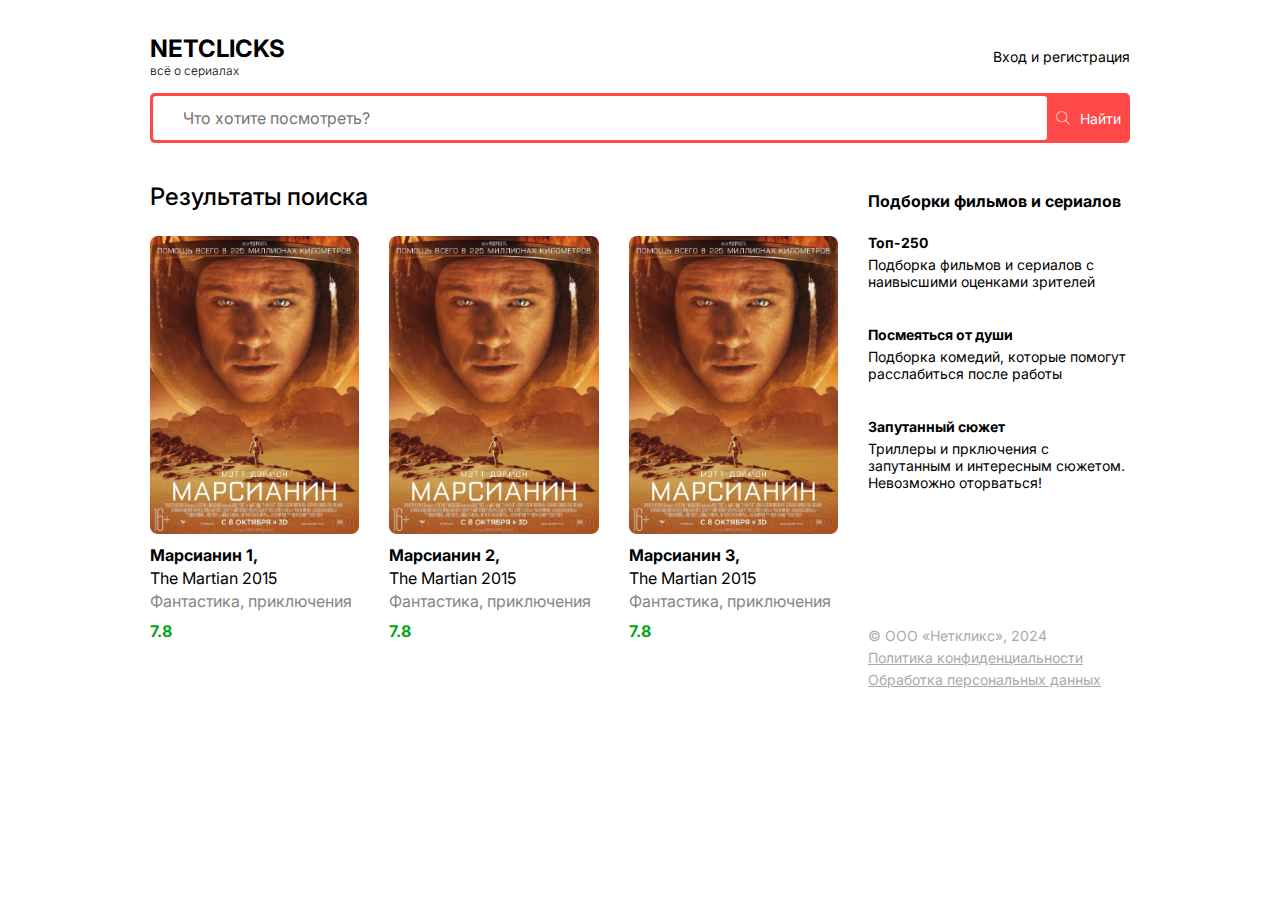
<file: index.html>
<!doctype html>
<html lang="ru">
<head>
    <meta charset="UTF-8">
    <meta name="viewport"
          content="width=device-width, user-scalable=no, initial-scale=1.0, maximum-scale=1.0, minimum-scale=1.0">
    <meta http-equiv="X-UA-Compatible" content="ie=edge">
    <link rel="stylesheet" href="css/bootstrap-reboot.min.css">
    <link rel="stylesheet" href="css/bootstrap-grid.min.css">
    <link rel="preconnect" href="https://fonts.googleapis.com">
    <link rel="preconnect" href="https://fonts.gstatic.com" crossorigin>
    <link href="https://fonts.googleapis.com/css2?family=Inter:ital,opsz,wght@0,14..32,100..900;1,14..32,100..900&display=swap"
          rel="stylesheet">
    <link rel="stylesheet" href="css/style.css">
    <title>NetClicks</title>
</head>
<body>
<header class="header">
    <div class="container">
        <div class="header-box">
            <div class="header-logo">
                <h1>NETCLICKS</h1>
                <p>всё о сериалах</p>
            </div>
            <div class="header-controls">
                <a href="#">Вход и регистрация</a>
            </div>
            <div class="header-controls--mobile">
                <img src="icons/burger_menu.svg" alt="burger">
            </div>
        </div>
    </div>
</header>
<main>
    <section class="search">
        <div class="container">
            <div class="search-box">
                <input id="search-input" type="text" placeholder="Что хотите посмотреть?">
                <button id="search-button">
                    <img src="icons/search.svg" alt="search">
                    <span>Найти</span>
                </button>
            </div>
        </div>
    </section>
    <section class="content">
        <div class="container">
            <div class="content-box">
                <div class="content-main">
                    <h2 class="content-main_title">
                        Результаты поиска
                    </h2>
                    <div class="content-main_cards">
                        <a href="./film.html" class="content-cards_item">
                            <div class="content-cards_item--img">
                                <img src="image/film.png" alt="film">
                            </div>
                            <div class="content-cards_title">
                                <h5>Марсианин,</h5>
                                <span>The Martian 2015</span>
                            </div>
                            <p class="content-cards_subtitle">Фантастика, приключения</p>
                            <p class="content-cards_raiting">7.8</p>
                        </a>
                        <a href="./film.html" class="content-cards_item">
                            <div class="content-cards_item--img">
                                <img src="image/film.png" alt="film">
                            </div>
                            <div class="content-cards_title">
                                <h5>Марсианин,</h5>
                                <span>The Martian 2015</span>
                            </div>
                            <p class="content-cards_subtitle">Фантастика, приключения</p>
                            <p class="content-cards_raiting">7.8</p>
                        </a>
                        <a href="./film.html" class="content-cards_item">
                            <div class="content-cards_item--img">
                                <img src="image/film.png" alt="film">
                            </div>
                            <div class="content-cards_title">
                                <h5>Марсианин,</h5>
                                <span>The Martian 2015</span>
                            </div>
                            <p class="content-cards_subtitle">Фантастика, приключения</p>
                            <p class="content-cards_raiting">7.8</p>
                        </a>
                        <a href="./film.html" class="content-cards_item">
                            <div class="content-cards_item--img">
                                <img src="image/film.png" alt="film">
                            </div>
                            <div class="content-cards_title">
                                <h5>Марсианин,</h5>
                                <span>The Martian 2015</span>
                            </div>
                            <p class="content-cards_subtitle">Фантастика, приключения</p>
                            <p class="content-cards_raiting">7.8</p>
                        </a>
                        <a href="./film.html" class="content-cards_item">
                            <div class="content-cards_item--img">
                                <img src="image/film.png" alt="film">
                            </div>
                            <div class="content-cards_title">
                                <h5>Марсианин,</h5>
                                <span>The Martian 2015</span>
                            </div>
                            <p class="content-cards_subtitle">Фантастика, приключения</p>
                            <p class="content-cards_raiting">7.8</p>
                        </a>
                        <a href="./film.html" class="content-cards_item">
                            <div class="content-cards_item--img">
                                <img src="image/film.png" alt="film">
                            </div>
                            <div class="content-cards_title">
                                <h5>Марсианин,</h5>
                                <span>The Martian 2015</span>
                            </div>
                            <p class="content-cards_subtitle">Фантастика, приключения</p>
                            <p class="content-cards_raiting">7.8</p>
                        </a>
                    </div>
                </div>
                <div class="content-sidebar">
                    <div class="content-sidebar_info">
                        <h4 class="content-sidebar_info--title">
                            Подборки фильмов и сериалов
                        </h4>
                        <div class="content-sidebar_info_wrapper">
                            <div class="content-sidebar_info_item">
                                <h5>
                                    Топ-250
                                </h5>
                                <p>
                                    Подборка фильмов и сериалов
                                    с наивысшими оценками
                                    зрителей
                                </p>
                            </div>
                            <div class="content-sidebar_info_item">
                                <h5>
                                    Посмеяться от души
                                </h5>
                                <p>
                                    Подборка комедий, которые
                                    помогут расслабиться после
                                    работы
                                </p>
                            </div>
                            <div class="content-sidebar_info_item">
                                <h5>
                                    Запутанный сюжет
                                </h5>
                                <p>
                                    Триллеры и прключения
                                    с запутанным и интересным
                                    сюжетом. Невозможно оторваться!
                                </p>
                            </div>
                        </div>
                    </div>
                    <div class="content-sidebar_footer">
                        <p>© ООО «Неткликс», 2024</p>
                        <a href="#">Политика конфиденциальности<br></a>
                        <a href="#">Обработка персональных данных</a>
                    </div>
                </div>
            </div>
        </div>
    </section>
</main>

<script src="./js/script.js"></script>
</body>
</html>
</file>
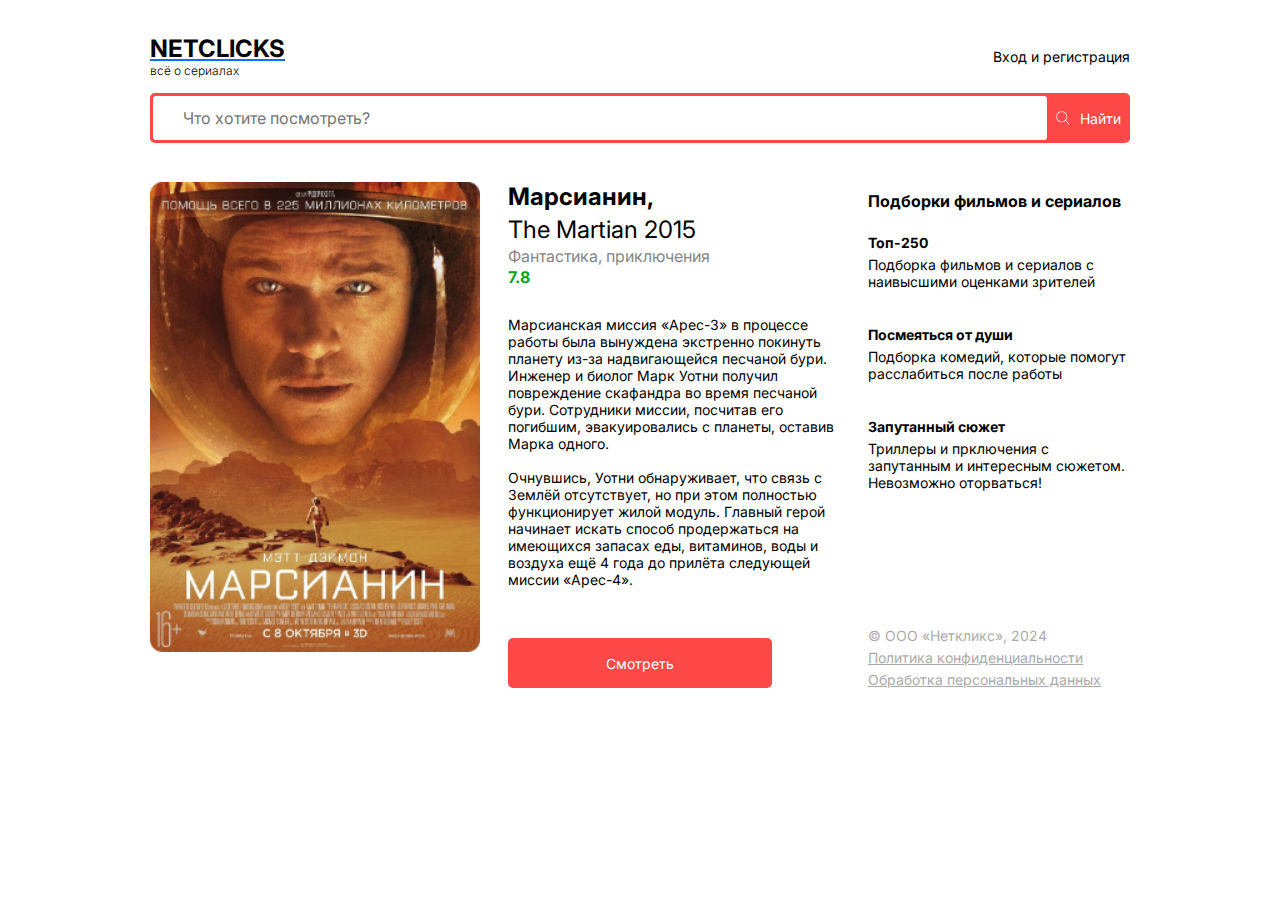
<file: film.html>
<!doctype html>
<html lang="ru">
<head>
    <meta charset="UTF-8">
    <meta name="viewport"
          content="width=device-width, user-scalable=no, initial-scale=1.0, maximum-scale=1.0, minimum-scale=1.0">
    <meta http-equiv="X-UA-Compatible" content="ie=edge">
    <link rel="stylesheet" href="css/bootstrap-reboot.min.css">
    <link rel="stylesheet" href="css/bootstrap-grid.min.css">
    <link rel="preconnect" href="https://fonts.googleapis.com">
    <link rel="preconnect" href="https://fonts.gstatic.com" crossorigin>
    <link href="https://fonts.googleapis.com/css2?family=Inter:ital,opsz,wght@0,14..32,100..900;1,14..32,100..900&display=swap"
          rel="stylesheet">
    <link rel="stylesheet" href="css/style.css">
    <title>NetClicks</title>
</head>
<body>
<header class="header">
    <div class="container">
        <div class="header-box">
            <div class="header-logo">
                <a href="./index.html"><h1>NETCLICKS</h1></a>
                <p>всё о сериалах</p>
            </div>
            <div class="header-controls">
                <a href="#">Вход и регистрация</a>
            </div>
            <div class="header-controls--mobile">
                <img src="icons/burger_menu.svg" alt="burger">
            </div>
        </div>
    </div>
</header>
<main>
    <section class="search">
        <div class="container">
            <div class="search-box">
                <input type="text" placeholder="Что хотите посмотреть?">
                <button>
                    <img src="icons/search.svg" alt="search">
                    <span>Найти</span>
                </button>
            </div>
        </div>
    </section>
    <section class="content">
        <div class="container">
            <div class="content-box">
                <div class="content-film">
                    <div class="content-film_img">
                        <img src="image/film.png" alt="film">
                    </div>
                    <div class="content-film-info">
                        <div class="content-film-info-content">
                            <div class="content-film-info-title">
                                <h1>Марсианин,</h1>
                                <p>The Martian 2015</p>
                            </div>
                            <p class="content-film-info_description">
                                Фантастика, приключения
                            </p>
                            <p class="content-film-info_raiting">
                                7.8
                            </p>
                            <p class="content-film-info_text">
                                Марсианская миссия «Арес-3» в процессе работы была вынуждена экстренно покинуть планету из-за надвигающейся песчаной бури. Инженер и биолог Марк Уотни получил повреждение скафандра во время песчаной бури. Сотрудники миссии, посчитав его погибшим, эвакуировались с планеты, оставив Марка одного.<br><br>
                                Очнувшись, Уотни обнаруживает, что связь с Землёй отсутствует, но при этом полностью функционирует жилой модуль. Главный герой начинает искать способ продержаться на имеющихся запасах еды, витаминов, воды и воздуха ещё 4 года до прилёта следующей миссии «Арес-4».
                            </p>
                        </div>
                        <div class="content-film-info-controls">
                            <button>Смотреть</button>
                        </div>
                    </div>
                </div>
                <div class="content-sidebar">
                    <div class="content-sidebar_info">
                        <h4 class="content-sidebar_info--title">
                            Подборки фильмов и сериалов
                        </h4>
                        <div class="content-sidebar_info_wrapper">
                            <div class="content-sidebar_info_item">
                                <h5>
                                    Топ-250
                                </h5>
                                <p>
                                    Подборка фильмов и сериалов
                                    с наивысшими оценками
                                    зрителей
                                </p>
                            </div>
                            <div class="content-sidebar_info_item">
                                <h5>
                                    Посмеяться от души
                                </h5>
                                <p>
                                    Подборка комедий, которые
                                    помогут расслабиться после
                                    работы
                                </p>
                            </div>
                            <div class="content-sidebar_info_item">
                                <h5>
                                    Запутанный сюжет
                                </h5>
                                <p>
                                    Триллеры и прключения
                                    с запутанным и интересным
                                    сюжетом. Невозможно оторваться!
                                </p>
                            </div>
                        </div>
                    </div>
                    <div class="content-sidebar_footer">
                        <p>© ООО «Неткликс», 2024</p>
                        <a href="#">Политика конфиденциальности<br></a>
                        <a href="#">Обработка персональных данных</a>
                    </div>
                </div>
            </div>
        </div>
    </section>
</main>

</body>
</html>
</file>
<file: css/style.css>
* {
  font-family: Inter;
}

.container {
  max-width: 1440px;
  padding: 0 150px;
}

.header {
  margin-top: 34px;
  margin-bottom: 15px;
}

.header-box {
  display: flex;
  justify-content: space-between;
  align-items: center;
}
.header-box .header-logo h1 {
  color: rgb(0, 0, 0);
  font-size: 24px;
  font-weight: 700;
  line-height: 29px;
  margin: 0;
}
.header-box .header-logo p {
  color: rgb(0, 0, 0);
  font-size: 12px;
  font-weight: 300;
  line-height: 15px;
  margin: 0;
}
.header-box .header-controls a {
  text-decoration: none;
  color: rgb(0, 0, 0);
  font-size: 14px;
  font-weight: 400;
  line-height: 17px;
}
.header-box .header-controls a:hover {
  color: red;
}

.header-controls--mobile {
  display: none;
  align-self: self-start;
}

.search {
  margin-bottom: 39px;
}

.search-box {
  height: 50px;
  border-radius: 5px;
  background: rgb(255, 73, 73);
  display: flex;
  justify-content: space-between;
  align-items: center;
  padding: 3px;
  gap: 3px;
}
.search-box input {
  flex-grow: 1;
  height: 100%;
  border-radius: 3px;
  background: rgb(255, 255, 255);
  border: none;
  outline: none;
  padding: 0 30px;
  min-width: 0;
}
.search-box button {
  height: 100%;
  background: rgb(255, 73, 73);
  color: white;
  border: none;
  display: flex;
  gap: 10px;
  align-items: center;
  font-size: 14px;
  font-weight: 400;
  line-height: 17px;
  cursor: pointer;
}

.content {
  padding-bottom: 94px;
}

.content-box {
  display: flex;
  justify-content: space-between;
  gap: 30px;
}
.content-box .content-main {
  flex-grow: 1;
}
.content-box .content-main .content-main_title {
  color: rgb(0, 0, 0);
  margin: 0 0 25px;
  font-size: 24px;
  font-weight: 500;
  line-height: 29px;
}
.content-box .content-main .content-main_cards {
  display: flex;
  justify-content: space-between;
  flex-wrap: wrap;
  align-items: center;
  row-gap: 38px;
}
.content-box .content-main .content-main_cards .content-cards_item {
  width: calc((100% - 60px) / 3);
  text-decoration: none;
}
.content-box .content-main .content-main_cards .content-cards_item .content-cards_item--img {
  width: 100%;
  display: block;
  margin-bottom: 12px;
}
.content-box .content-main .content-main_cards .content-cards_item .content-cards_item--img img {
  width: 100%;
  display: block;
}
.content-box .content-main .content-main_cards .content-cards_item .content-cards_title {
  display: flex;
  flex-wrap: wrap;
  align-items: center;
  margin-bottom: 4px;
  gap: 4px;
}
.content-box .content-main .content-main_cards .content-cards_item .content-cards_title h5, .content-box .content-main .content-main_cards .content-cards_item .content-cards_title span {
  margin: 0;
  color: rgb(0, 0, 0);
  font-size: 16px;
  font-weight: 400;
  line-height: 19px;
}
.content-box .content-main .content-main_cards .content-cards_item .content-cards_title h5 {
  font-weight: 700;
}
.content-box .content-main .content-main_cards .content-cards_item .content-cards_subtitle {
  color: rgb(134, 134, 134);
  font-size: 16px;
  font-weight: 400;
  line-height: 19px;
  margin-bottom: 11px;
}
.content-box .content-main .content-main_cards .content-cards_item .content-cards_raiting {
  color: rgb(4, 163, 30);
  font-size: 16px;
  font-weight: 700;
  line-height: 19px;
  margin: 0;
}
.content-box .content-sidebar {
  width: 256px;
  min-width: 262px;
  display: flex;
  flex-direction: column;
  justify-content: space-between;
}
.content-box .content-sidebar .content-sidebar_info {
  margin-bottom: 120px;
}
.content-box .content-sidebar .content-sidebar_info .content-sidebar_info--title {
  color: rgb(0, 0, 0);
  font-size: 16px;
  font-weight: 700;
  line-height: 19px;
  margin: 10px 0 23px 0;
}
.content-box .content-sidebar .content-sidebar_info .content-sidebar_info_wrapper {
  display: flex;
  flex-direction: column;
  flex-grow: 1;
  gap: 20px;
}
.content-box .content-sidebar .content-sidebar_info .content-sidebar_info_wrapper .content-sidebar_info_item {
  display: flex;
  flex-direction: column;
}
.content-box .content-sidebar .content-sidebar_info .content-sidebar_info_wrapper .content-sidebar_info_item h5, .content-box .content-sidebar .content-sidebar_info .content-sidebar_info_wrapper .content-sidebar_info_item p {
  color: rgb(0, 0, 0);
  font-size: 14px;
  font-weight: 400;
  line-height: 17px;
}
.content-box .content-sidebar .content-sidebar_info .content-sidebar_info_wrapper .content-sidebar_info_item h5 {
  font-weight: 700;
  margin-bottom: 5px;
}
.content-box .content-sidebar .content-sidebar_footer {
  display: flex;
  flex-direction: column;
  gap: 5px;
}
.content-box .content-sidebar .content-sidebar_footer p, .content-box .content-sidebar .content-sidebar_footer a {
  margin: 0;
  color: rgb(170, 170, 170);
  font-size: 14px;
  font-weight: 400;
  line-height: 17px;
}
.content-box .content-sidebar .content-sidebar_footer a:hover {
  color: rgb(255, 73, 73);
}

.content-film {
  flex-grow: 1;
  display: flex;
  justify-content: space-between;
  gap: 28px;
}
.content-film .content-film_img {
  width: calc((100% - 28px) / 2);
}
.content-film .content-film_img img {
  width: 100%;
  display: block;
  max-width: 450px;
}
.content-film .content-film-info {
  width: calc((100% - 28px) / 2);
  display: flex;
  flex-direction: column;
  justify-content: space-between;
  gap: 30px;
}
.content-film .content-film-info .content-film-info-controls button {
  border-radius: 5px;
  background: rgb(255, 73, 73);
  width: 264px;
  height: 50px;
  color: rgb(255, 255, 255);
  font-size: 14px;
  font-weight: 400;
  line-height: 17px;
  border: none;
  outline: none;
  padding: 16px 98px;
}
.content-film .content-film-info .content-film-info-content .content-film-info-title {
  display: flex;
  flex-wrap: wrap;
  gap: 4px;
  margin-bottom: 3px;
}
.content-film .content-film-info .content-film-info-content .content-film-info-title h1, .content-film .content-film-info .content-film-info-content .content-film-info-title p {
  color: rgb(0, 0, 0);
  font-size: 24px;
  font-weight: 400;
  line-height: 29px;
  margin: 0;
}
.content-film .content-film-info .content-film-info-content .content-film-info-title h1 {
  font-weight: 700;
}
.content-film .content-film-info .content-film-info-content .content-film-info_description {
  color: rgb(134, 134, 134);
  font-size: 16px;
  font-weight: 400;
  line-height: 19px;
  margin-bottom: 2px;
}
.content-film .content-film-info .content-film-info-content .content-film-info_raiting {
  color: rgb(4, 163, 30);
  font-size: 16px;
  font-weight: 700;
  line-height: 19px;
  margin-bottom: 29px;
}
.content-film .content-film-info .content-film-info_text {
  color: rgb(0, 0, 0);
  font-size: 14px;
  font-weight: 400;
  line-height: 17px;
  margin: 0;
}

@media (max-width: 991px) {
  .content-box .content-main .content-main_cards .content-cards_item {
    width: calc((100% - 30px) / 2);
  }
  .content-film {
    flex-direction: column;
  }
  .content-film .content-film_img {
    width: 100%;
    display: flex;
    align-items: center;
  }
  .content-film .content-film-info {
    width: 100%;
  }
}
@media (max-width: 768px) {
  .header-controls {
    display: none;
  }
  .header-controls--mobile {
    display: block;
  }
  .search-box input {
    padding: 0 15px;
  }
  .content-box {
    flex-direction: column;
  }
  .content-box .content-sidebar {
    width: 100%;
  }
}
@media (max-width: 480px) {
  .content-box .content-main .content-main_cards .content-cards_item {
    width: 100%;
    min-width: 100%;
  }
}

/*# sourceMappingURL=style.css.map */
</file>
